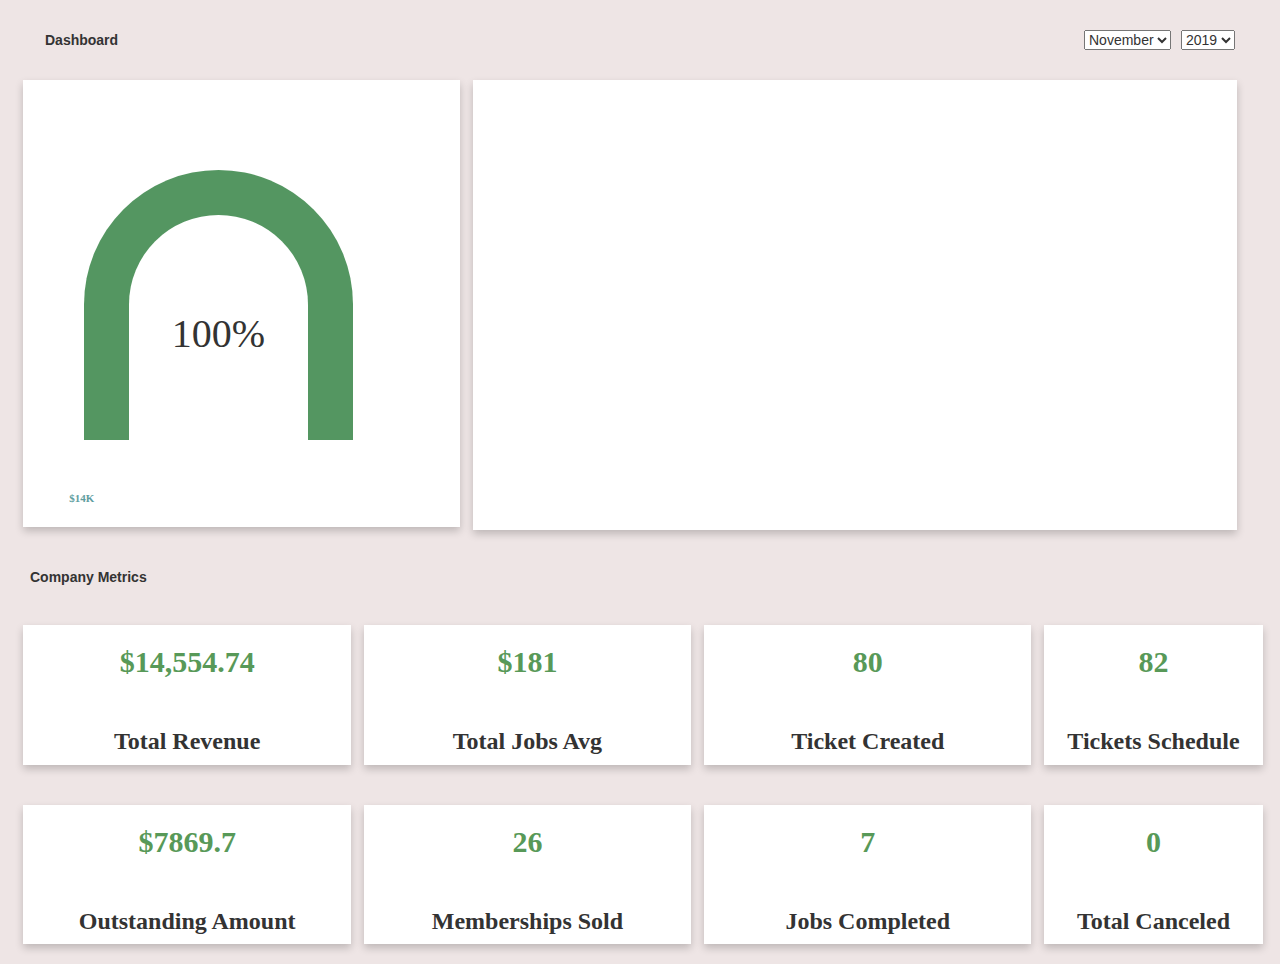
<file: html/dash.html>
<!DOCTYPE html>
<html>

<head>
    <title>Assignment</title>
    <meta name="viewport" content="width=device-width, initial-scale=1">
</head>

<body id="body2">
    <div id="heading">
        <div class="col-lg-12">
            <b>Dashboard</b>
            <select id="sel">
                <option >2019</option>
            </select>
            <select id="sel">
                <option>November</option>
            </select>
        </div>
    </div>
    <br>
    <div class="row">
        <div class="card col-md-4" style=" margin-left: 3vw;">
            <ul class="chart-skills leftside">
            </ul>
        </div>
        <div class="card col-md-7" style=" margin-left: 1vw;">
            <div class="rightside d-flex justify-content-center align-items-center" id="chartContainer">
            </div>
        </div>
    </div>

    <div>
        <h5 id="heading"><b>Company Metrics</b></h5>
        <div class="row">
            <div class="card col-md-3" style="margin-left: 3vw;">
                <h2 style="color: rgb(88, 153, 88);"><b>$14,554.74</b></h2>
                <br>
                <h3><b>Total Revenue</b></h3>
            </div>
            <div class="card col-md-3" style="margin-left: 1vw;">
                <h2 style="color: rgb(88, 153, 88);"><b>$181</b></h2>
                <br>
                <h3><b>Total Jobs Avg</b></h3>
            </div>
            <div class="card col-md-3" style="margin-left: 1vw;">
                <h2 style="color: rgb(88, 153, 88);"><b>80</b></h2>
                <br>
                <h3><b>Ticket Created</b></h3>
            </div>
            <div class="card col-md-2" style="margin-left: 1vw;">
                <h2 style="color: rgb(88, 153, 88);"><b>82</b></h2>
                <br>
                <h3><b>Tickets Schedule</b></h3>
            </div>
        </div>
        <br><br>
        <div class="row">
            <div class="card col-md-3" style="margin-left: 3vw;">
                <h2 style="color: rgb(88, 153, 88);"><b>$7869.7</b></h2>
                <br>
                <h3><b>Outstanding Amount</b></h3>
            </div>
            <div class="card col-md-3" style="margin-left: 1vw;">
                <h2 style="color: rgb(88, 153, 88);"><b>26</b></h2>
                <br>
                <h3><b>Memberships Sold</b></h3>
            </div>
            <div class="card col-md-3" style="margin-left: 1vw;">
                <h2 style="color: rgb(88, 153, 88);"><b>7</b></h2>
                <br>
                <h3><b>Jobs Completed</b></h3>
            </div>
            <div class="card col-md-2" style="margin-left: 1vw;">
                <h2 style="color: rgb(88, 153, 88);"><b>0</b></h2>
                <br>
                <h3><b>Total Canceled</b></h3>
            </div>
        </div>
        <br>
</body>


<link rel="stylesheet" href="https://maxcdn.bootstrapcdn.com/bootstrap/3.4.0/css/bootstrap.min.css">
<script src="https://ajax.googleapis.com/ajax/libs/jquery/3.4.1/jquery.min.js"></script>
<script src="https://maxcdn.bootstrapcdn.com/bootstrap/3.4.0/js/bootstrap.min.js"></script>
<link rel="stylesheet" href="../css/dash.css">
<link rel="stylesheet" href="https://cdnjs.cloudflare.com/ajax/libs/font-awesome/4.7.0/css/font-awesome.min.css">
<script type="text/javascript" src="../js/javascript.js"></script>
<script type="text/javascript" src="https://canvasjs.com/assets/script/canvasjs.min.js"></script>

</html>
</file>
<file: css/dash.css>
.card {
    box-shadow: 0 4px 8px 0 rgba(0, 0, 0, 0.2);
    text-align: center;
    font-family: 'Times New Roman', Times, serif;
    background-color: white;
}

#body2 {
    background-color: rgb(238, 229, 229);
}

#heading {
    padding: 30px;
}

#sel {
    float: right;
    margin-left: 10px;
}

.leftside,
.rightside {
    height: 50vh;
    width: 100%;
}

@media screen and (min-width: 768px) {
    .leftside,
    .rightside {
        height: 100hv;
    }
}

.chart-skills {
    position: relative;
    width: 4vw;
    height: 38.5vh;
    margin-top: 10vh;
}

.chart-skills::before,
.chart-skills::after {
    position: absolute;
}

.chart-skills::before {
    content: '100%';
    text-align: center;
    padding-top: 10vh;
    font-size: 40px;
    width: 21vw;
    height: 30vh;
    border: 45px solid rgba(11, 105, 30, 0.699);
    border-bottom: none;
    border-top-left-radius: 175px;
    border-top-right-radius: 175px;
}

.chart-skills::after {
    content: '$14K';
    left: 85%;
    bottom: 10px;
    transform: translateX(-50%);
    font-size: 1.1rem;
    font-weight: bold;
    color: cadetblue;
}
</file>
